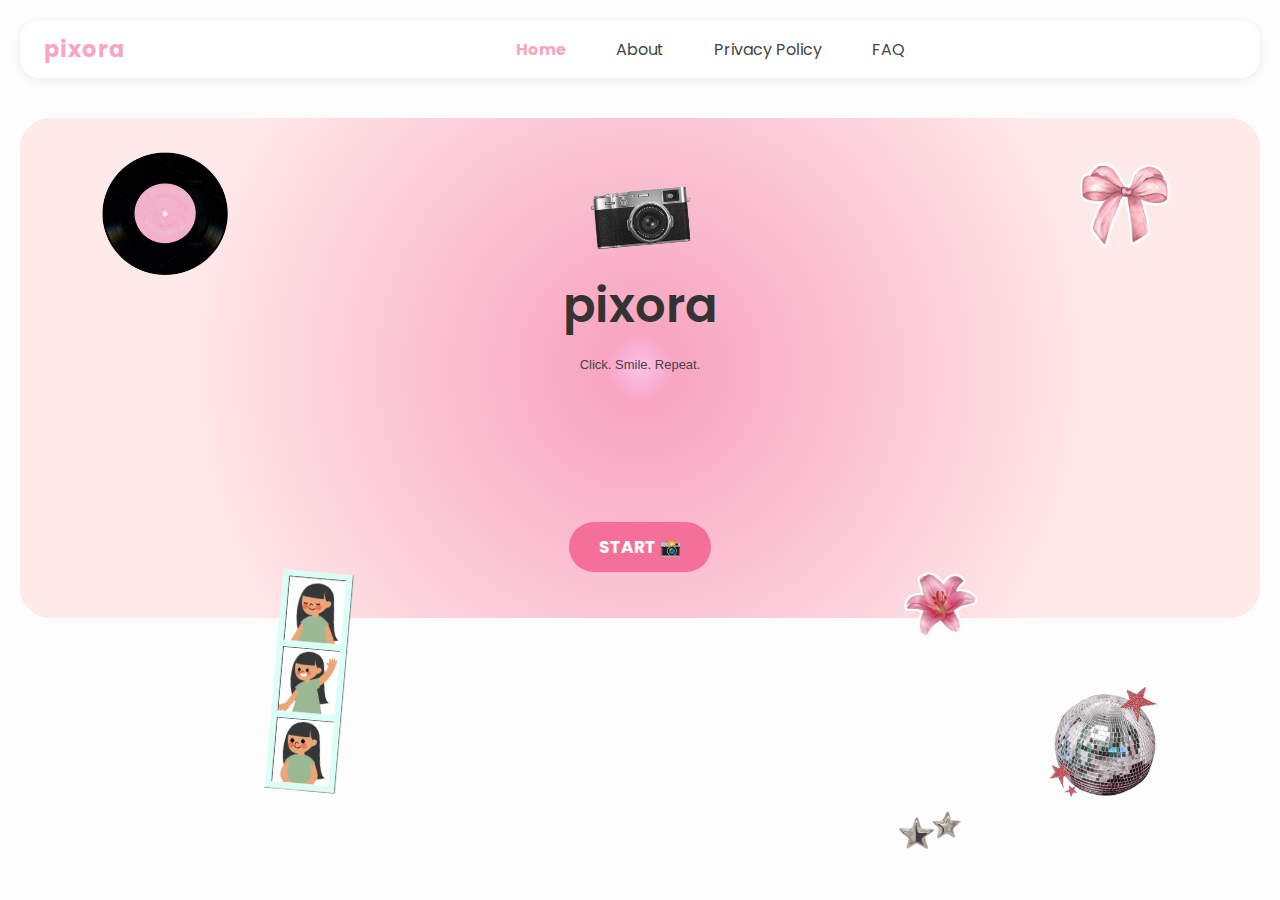
<file: index.html>
<!DOCTYPE html>
<html lang="en">
<head>
  <meta charset="UTF-8">
  <title>Photobooth</title>
  <meta name="viewport" content="width=device-width, initial-scale=1.0">
  <link rel="stylesheet" href="styles.css">
  <link href="https://fonts.googleapis.com/css2?family=Nunito:wght@400;600&family=Poppins:wght@600&family=Sacramento&display=swap" rel="stylesheet">

</head>
<body>
  <!-- Navbar -->
    <nav class="navbar">
        <div class="logo">pixora</div>
        <ul class="nav-links">
        <li><a href="index.html" class="active">Home</a></li>
        <li><a href="about.html">About</a></li>
        <li><a href="privacy.html">Privacy Policy</a></li>
        <li><a href="faq.html">FAQ</a></li>
        </ul>
    </nav>
    
    <section class="hero">
        <div class="hero-content">
      
          <div class="hero-text">
            <h1>pixora</h1>
            <p>Click. Smile. Repeat.</p>
            <button class="start-btn">START 📸</button>
          </div>
        <!-- Floating Stickers -->
        <img src="assets/vinyl.png" class="sticker record" alt="Record">
        <img src="assets/fuji.png" class="sticker fuji" alt="fuji">
        <img src="assets/bow.png" class="sticker bow" alt="Bow">
        <img src="assets/mirroball.png" class="sticker disco" alt="Disco Ball">
        <img src="assets/strip1.png" class="sticker strip" alt="Photo Strip">
        <img src="assets/lily.png" class="sticker flower" alt="Flower">
        <img src="assets/stars.png" class="sticker stars" alt="Stars">
        </div>
      </section>

  <script src="script.js"></script>
</body>
</html>
</file>
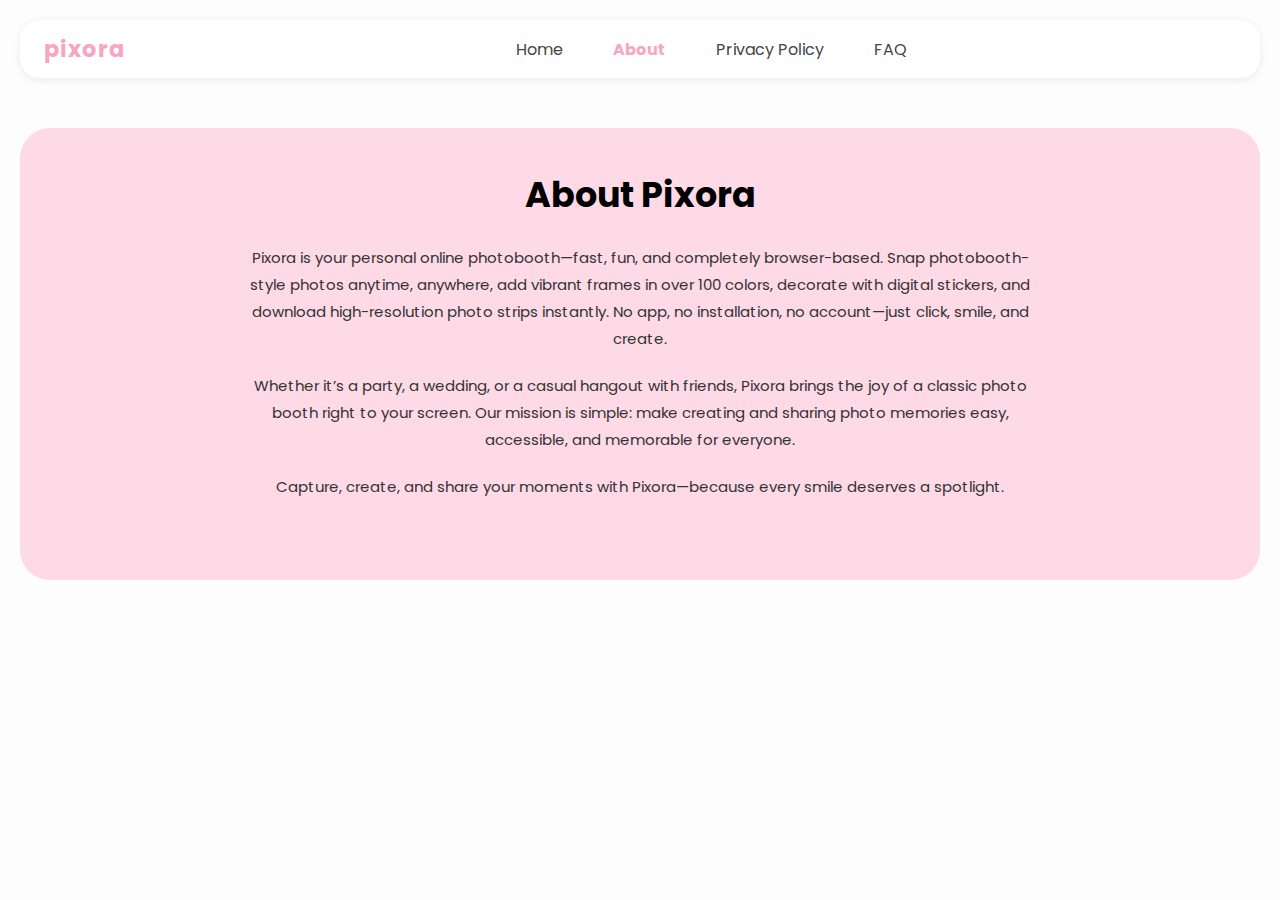
<file: about.html>
<!DOCTYPE html>
<html lang="en">
<head>
  <meta charset="UTF-8">
  <title>About - Pixora</title>
  <meta name="viewport" content="width=device-width, initial-scale=1.0">
  <link rel="stylesheet" href="styles.css">
  <link href="https://fonts.googleapis.com/css2?family=Nunito:wght@400;600&family=Poppins:wght@600&family=Sacramento&display=swap" rel="stylesheet">
</head>
<body>
  <!-- Navbar -->
  <nav class="navbar">
    <div class="logo">pixora</div>
    <ul class="nav-links">
      <li><a href="index.html">Home</a></li>
      <li><a href="about.html" class="active">About</a></li>
      <li><a href="privacy.html">Privacy Policy</a></li>
      <li><a href="faq.html">FAQ</a></li>
    </ul>
  </nav>

  <!-- About Section -->
  <section class="about">
    <div class="about-container">
      <h1>About Pixora</h1>
      <p>
        Pixora is your personal online photobooth—fast, fun, and completely browser-based. Snap photobooth-style photos anytime,
         anywhere, add vibrant frames in over 100 colors, decorate with digital stickers, and download high-resolution photo strips instantly. No app, no installation, no account—just click, smile, and create.
      </p>
      <p>
        Whether it’s a party, a wedding, or a casual hangout with friends, Pixora brings the joy of a classic photo booth right to your screen. 
        Our mission is simple: make creating and sharing photo memories easy, accessible, and memorable for everyone.
      </p>
      <p>
        Capture, create, and share your moments with Pixora—because every smile deserves a spotlight.
      </p>
    </div>
  </section>

</body>
</html>
</file>
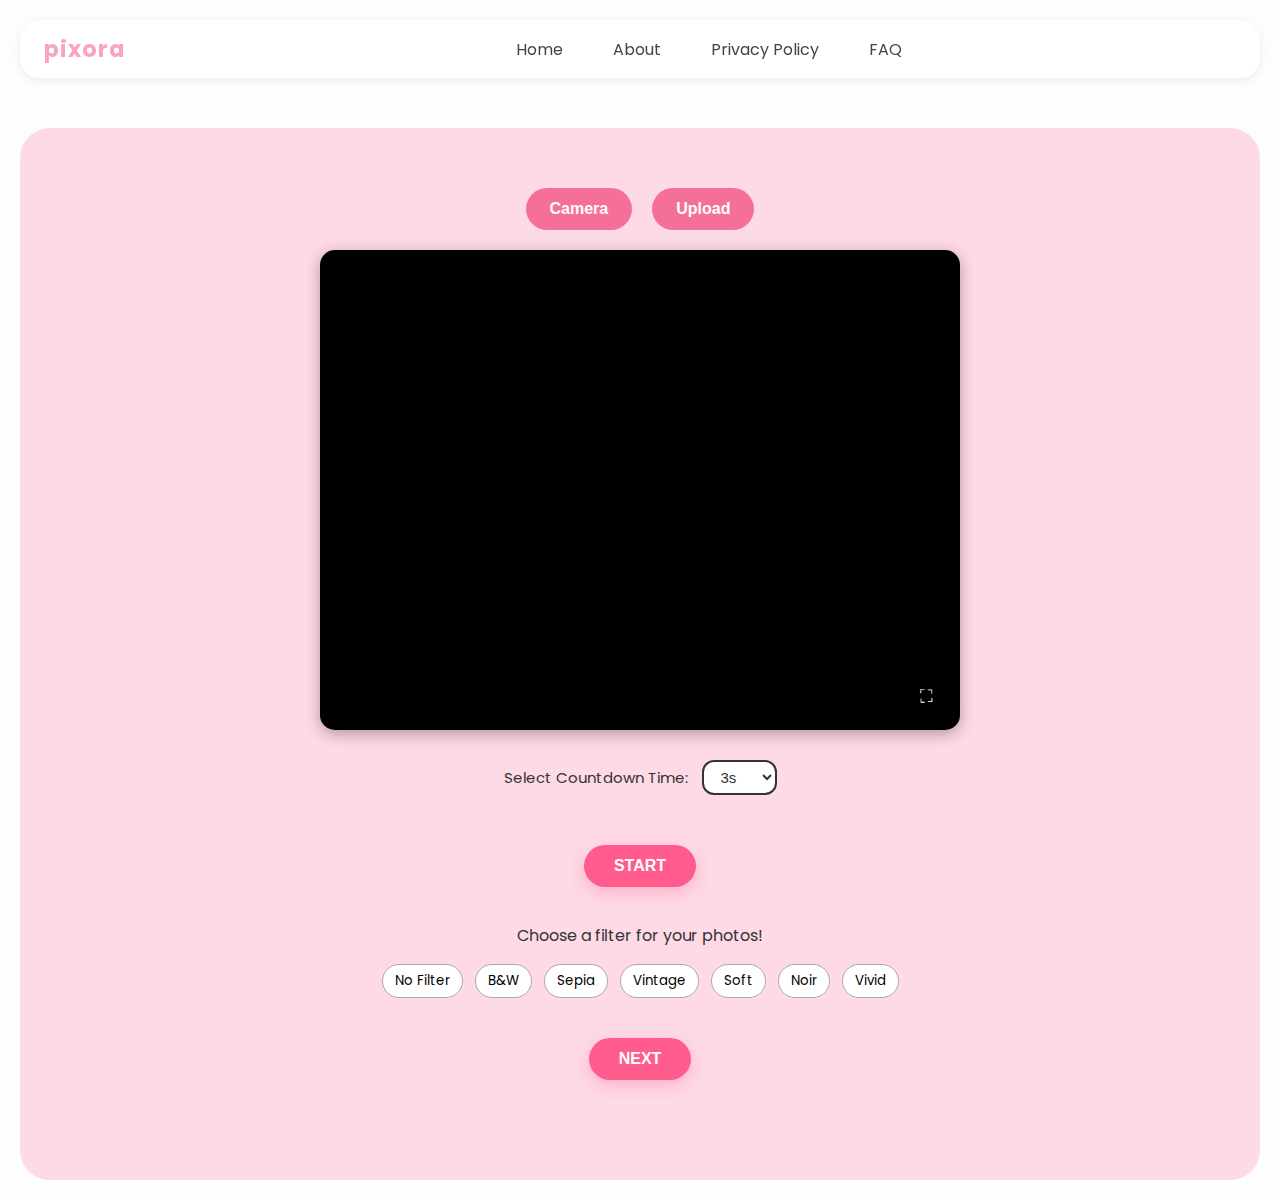
<file: camera.html>
<!DOCTYPE html>
<html lang="en">
<head>
  <meta charset="UTF-8">
  <title>Pixora Camera</title>
  <meta name="viewport" content="width=device-width, initial-scale=1.0">
  <link href="https://fonts.googleapis.com/css2?family=Poppins:wght@500;600&display=swap" rel="stylesheet">
  <link rel="stylesheet" href="styles.css">
</head>
<body>

     <!-- Navbar -->
  <nav class="navbar">
    <div class="logo">pixora</div>
    <ul class="nav-links">
      <li><a href="index.html">Home</a></li>
      <li><a href="about.html">About</a></li>
      <li><a href="privacy.html">Privacy Policy</a></li>
      <li><a href="faq.html">FAQ</a></li>
    </ul>
  </nav>

  <div class="camera-page">
  <!--Camera or Upload-->
  <div class="option">
    <div class="camera">
        <button class="option-btn" id="cameraBtn">Camera</button>
    </div>
    <div class="upload">
        <button class="option-btn" id="uploadBtn">Upload</button>
    </div>
  </div>


  <!-- Camera Container -->
  <div class="camera-container">
    <video id="camera" autoplay playsinline></video>
    <canvas id="canvas" style="display:none;"></canvas>
    <button id="fullscreenBtn">⛶</button>
  </div>

  <div class="controls">
    <label for="timerSelect">Select Countdown Time:</label>
    <select id="timerSelect">
      <option value="3">3s</option>
      <option value="5">5s</option>
      <option value="10">10s</option>
    </select>
  </div>

  <div id="countdownDisplay"></div>

  <!-- Start Button -->
  <button id="startBtn">START</button>

  <!-- Filters -->
  <div class="filters">
    <p>Choose a filter for your photos!</p>
    <div class="filter-options">
      <button class="filter-btn" data-filter="none">No Filter</button>
      <button class="filter-btn" data-filter="grayscale(1)">B&amp;W</button>
      <button class="filter-btn" data-filter="sepia(1)">Sepia</button>
      <button class="filter-btn" data-filter="contrast(1.2) saturate(1.3)">Vintage</button>
      <button class="filter-btn" data-filter="brightness(1.2) saturate(1.1)">Soft</button>
      <button class="filter-btn" data-filter="contrast(1.5) brightness(0.9)">Noir</button>
      <button class="filter-btn" data-filter="saturate(2)">Vivid</button>
    </div>
  </div>

  <!-- Preview -->
  <div class="preview" id="preview"></div>

  <div>
    <button class="next-btn">NEXT</button>
  </div>
</div>
<script src="camera.js"></script>
</body>
</html>
</file>
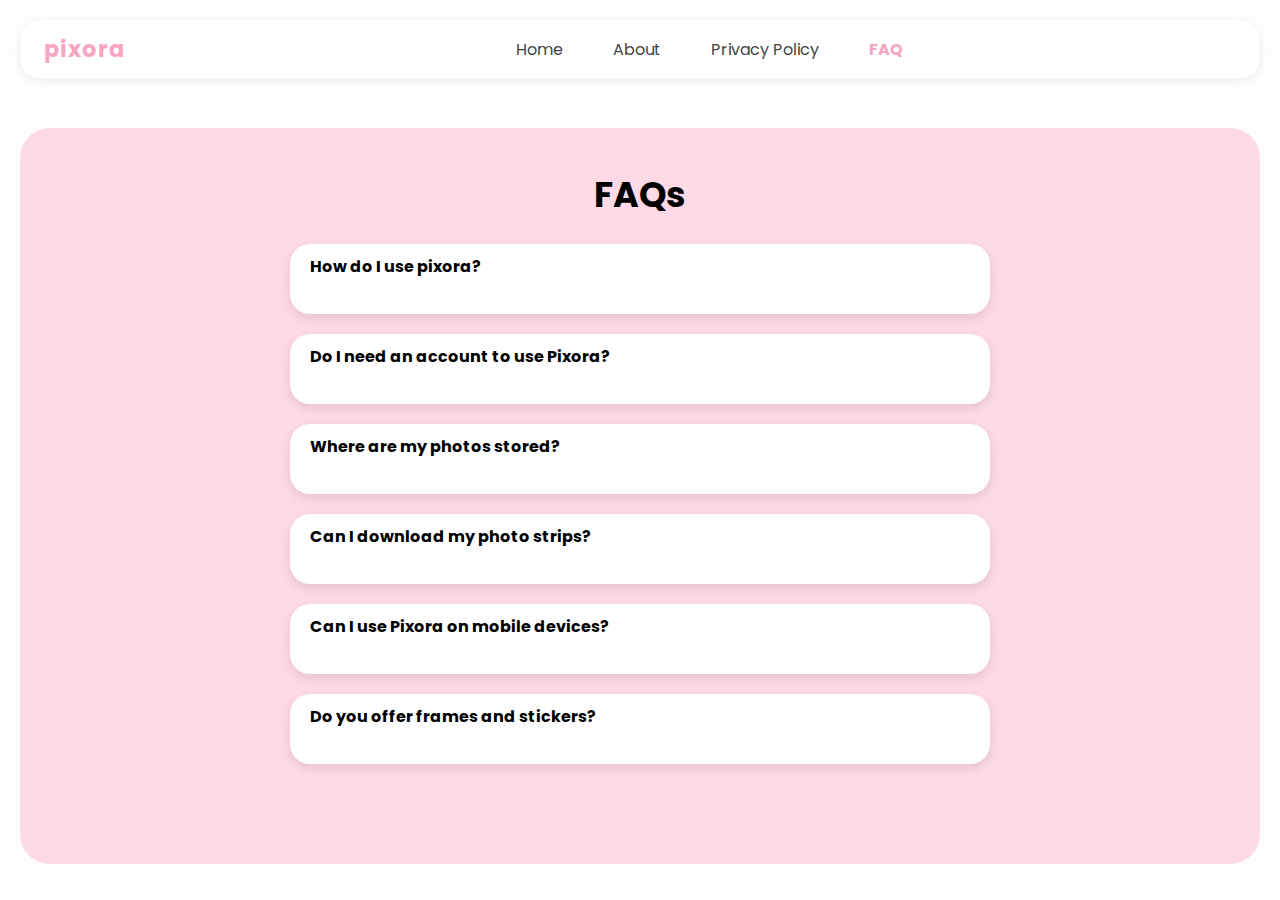
<file: faq.html>
<!DOCTYPE html>
<html lang="en">
<head>
  <meta charset="UTF-8">
  <title>FAQ - Pixora</title>
  <meta name="viewport" content="width=device-width, initial-scale=1.0">
  <link rel="stylesheet" href="styles.css">
  <link href="https://fonts.googleapis.com/css2?family=Nunito:wght@400;600&family=Poppins:wght@600&family=Sacramento&display=swap" rel="stylesheet">
</head>
<body>
  <!-- Navbar -->
  <nav class="navbar">
    <div class="logo">pixora</div>
    <ul class="nav-links">
      <li><a href="index.html">Home</a></li>
      <li><a href="about.html">About</a></li>
      <li><a href="privacy.html">Privacy Policy</a></li>
      <li><a href="faq.html" class="active">FAQ</a></li>
    </ul>
  </nav>

  <!-- FAQ Section -->
  <section class="faq">
    <div class="faq-container">
      <h1>FAQs</h1>

      <div class="faq-item">
        <h3>How do I use pixora?</h3>
        <p>1. Visit Pixora – Open our website on any device; no sign-up needed.<br>

            2. Give camera permission – Your photos stay private on your device.<br>
            
            3. Strike a pose – Snap one, two, or four shots for a classic photobooth strip.<br>
            
            4. Get creative – Add frames, stickers, and fun colors to make it yours.<br>
            
           5. Download instantly – Save your high-resolution photo strip with one click.<br>
            
            6. Share the fun – Send it to friends, post online, or keep it as a memory.</p>
      </div>

      <div class="faq-item">
        <h3>Do I need an account to use Pixora?</h3>
        <p>No! Pixora works entirely in your browser. No signup, no installation, just instant photobooth fun.</p>
      </div>

      <div class="faq-item">
        <h3>Where are my photos stored?</h3>
        <p>All photos stay on your device. Pixora does not upload, store, or share your images.</p>
      </div>

      <div class="faq-item">
        <h3>Can I download my photo strips?</h3>
        <p>Yes! Once you take your photos, you can download high-resolution photo strips directly to your device.</p>
      </div>

      <div class="faq-item">
        <h3>Can I use Pixora on mobile devices?</h3>
        <p>Absolutely! Pixora works on smartphones, tablets, and desktops—any device with a modern browser.</p>
      </div>

      <div class="faq-item">
        <h3>Do you offer frames and stickers?</h3>
        <p>Yes! Choose from over 100 colorful frames and digital stickers to customize your photo strips.</p>
      </div>

    </div>
  </section>
  <script src="script.js"></script>
</body>
</html>
</file>
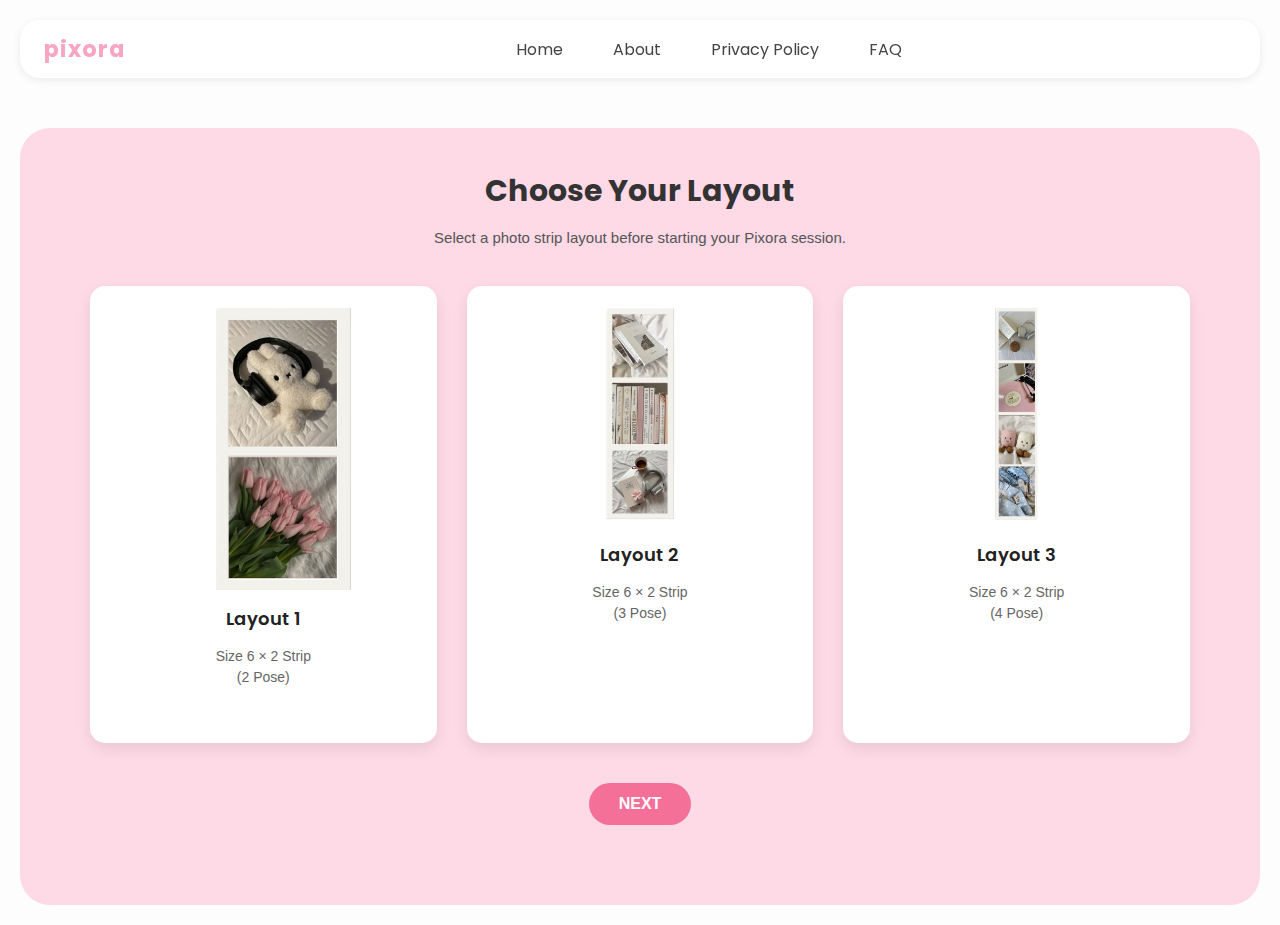
<file: layout.html>
<!DOCTYPE html>
<html lang="en">
<head>
  <meta charset="UTF-8">
  <title>Choose Layout - Pixora</title>
  <meta name="viewport" content="width=device-width, initial-scale=1.0">
  <link rel="stylesheet" href="layoutstyle.css">
  <link rel="stylesheet" href="styles.css">
  <link href="https://fonts.googleapis.com/css2?family=Nunito:wght@400;600&family=Poppins:wght@600&family=Sacramento&display=swap" rel="stylesheet">
</head>
<body>
  <!-- Navbar -->
  <nav class="navbar">
    <div class="logo">pixora</div>
    <ul class="nav-links">
      <li><a href="index.html">Home</a></li>
      <li><a href="about.html">About</a></li>
      <li><a href="privacy.html">Privacy Policy</a></li>
      <li><a href="faq.html">FAQ</a></li>
    </ul>
  </nav>

  <!-- Choose Layout Section -->
  <section class="choose-layout">
    <div class="layout-container">
      <h1>Choose Your Layout</h1>
      <p>Select a photo strip layout before starting your Pixora session.</p>

      <div class="layouts">

        <div class="layout-card" data-poses="2">
          <div class="layout-option">
            <img src="assets/layout1.png" alt="Layout 1">
          </div>
          <h3>Layout 1</h3>
          <p>Size 6 × 2 Strip<br>(2 Pose)</p>
        </div>

        <div class="layout-card" data-poses="3">
            <div class="layout-option">
              <img src="assets/layout2.png" alt="Layout 2">
            </div>
            <h3>Layout 2</h3>
            <p>Size 6 × 2 Strip<br>(3 Pose)</p>
        </div>

        <div class="layout-card" data-poses="4">
            <div class="layout-option">
              <img src="assets/layout3.png" alt="Layout 3">
            </div>
            <h3>Layout 3</h3>
            <p>Size 6 × 2 Strip<br>(4 Pose)</p>
        </div>

      </div>
      <button id="nextBtn">NEXT</button>
    </div>
  </section>
  <script src="script.js"></script>

</body>
</html>
</file>
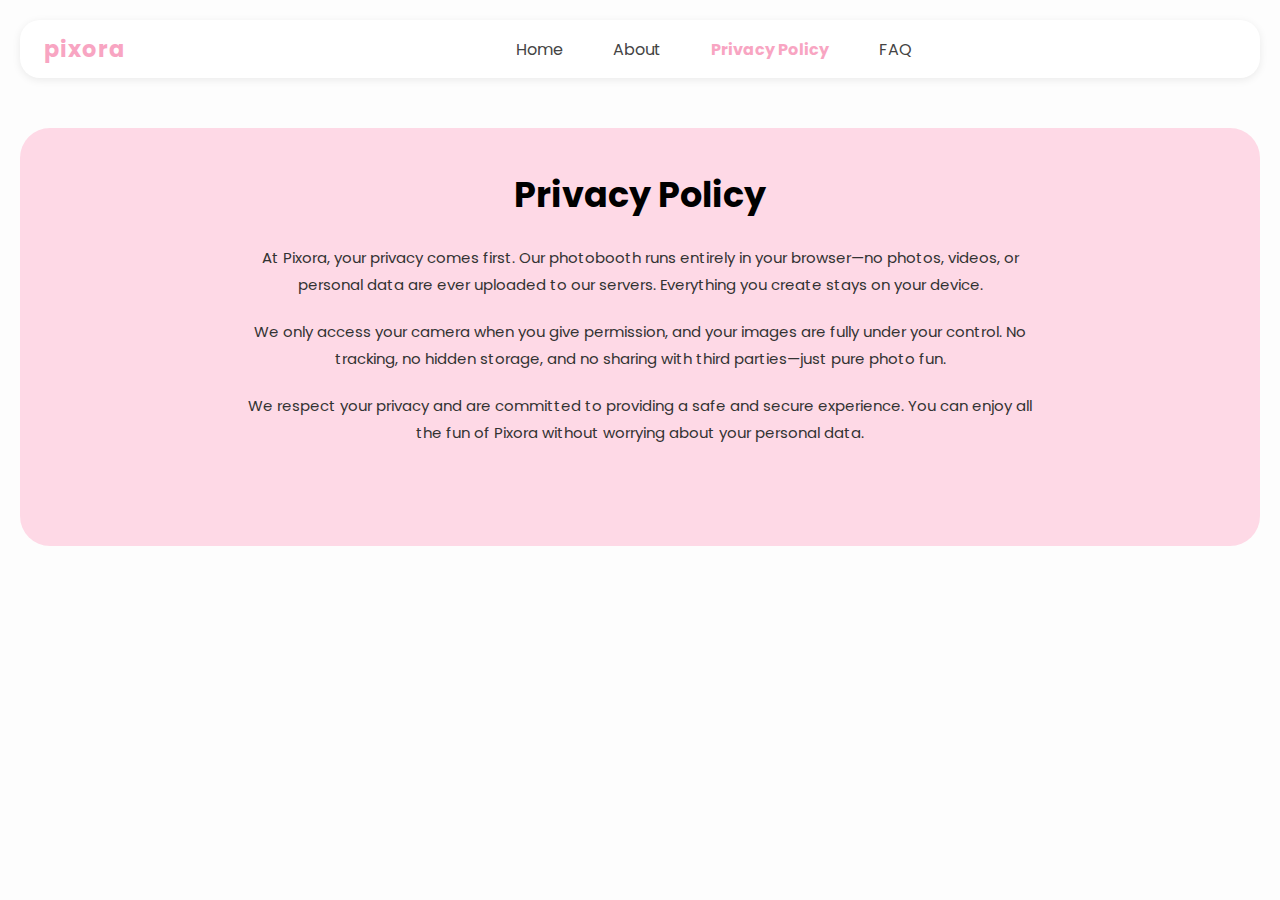
<file: privacy.html>
<!DOCTYPE html>
<html lang="en">
<head>
  <meta charset="UTF-8">
  <title>Privacy Policy - Pixora</title>
  <meta name="viewport" content="width=device-width, initial-scale=1.0">
  <link rel="stylesheet" href="styles.css">
  <link href="https://fonts.googleapis.com/css2?family=Nunito:wght@400;600&family=Poppins:wght@600&family=Sacramento&display=swap" rel="stylesheet">
</head>
<body>
  <!-- Navbar -->
  <nav class="navbar">
    <div class="logo">pixora</div>
    <ul class="nav-links">
      <li><a href="index.html">Home</a></li>
      <li><a href="about.html">About</a></li>
      <li><a href="privacy.html" class="active">Privacy Policy</a></li>
      <li><a href="faq.html">FAQ</a></li>
    </ul>
  </nav>

  <!-- Privacy Policy Section -->
  <section class="privacy">
    <div class="privacy-container">
      <h1>Privacy Policy</h1>
      <p>
        At Pixora, your privacy comes first. Our photobooth runs entirely in
         your browser—no photos, videos, or personal data are ever uploaded to our servers. Everything you create stays on your device.
      </p>
      <p>We only access your camera when you give permission,
         and your images are fully under your control. No tracking, no hidden storage, and no sharing
          with third parties—just pure photo fun.</p>
      <p>We respect your privacy and are committed to providing a safe and secure experience. You can enjoy all the fun of Pixora without worrying about your personal data.</p>
    </div>
  </section>

</body>
</html>
</file>
<file: styles.css>
/* General Styles */
body {
    font-family: 'Segoe UI', Tahoma, Geneva, Verdana, sans-serif;
    background: #fdfdfd;
    color: #333;
    text-align: center;
    margin: 0;
    padding: 20px;
  }
  
 /* Navbar */
.navbar {
    display: flex;
    justify-content: space-between;
    align-items: center;
    background: #fff;
    padding: 12px 24px;
    box-shadow: 0 2px 8px rgba(0,0,0,0.08);
    position: sticky;
    top: 0;
    z-index: 1000;
    border-radius: 20px;
  }
  
  .logo {
    font-size: 1.4rem;
    font-weight: bold;
    color: #f8a5c2; /* pink brand color */
    letter-spacing: 1px;
    font-family: 'Poppins', sans-serif;
  }
  
  .nav-links {
    list-style: none;
    display: flex;
    gap: 50px;
    margin: 0;
    padding: 0;
    font-family: 'Poppins', sans-serif;
    position: absolute;
    left: 40%;

  }
  
  .nav-links li a {
    text-decoration: none;
    color: #444;
    font-size: 1rem;
    transition: color 0.3s;
  }
  
  .nav-links li a:hover {
    color: #f8a5c2; /* pink brand color */
    ;
  }
  
  .hero {
    background: radial-gradient(circle, #fbc2eb 0%, #f8a5c2 5%, #ffeaea 70%);
    padding: 60px 20px;
    border-radius: 30px;
    text-align: center;
    margin: 40px auto;
    max-width: 1200px;
    height: 380px;
  }
  
  .hero-content {
    display: flex;
    align-items: center;
    justify-content: center;
    gap: 50px;
    padding-top: 60px;
  }
  
  
  .hero-text {
    max-width: 500px;
  }
  
  .hero-text h1 {
    font-size: 3rem;
    font-family: 'Poppins', sans-serif;
    font-weight: 600;
    margin-bottom: 15px;
  }
  
  .hero-text p {
    font-size: 13px;
    color: #444;
    margin-bottom: 20px;
    font-family: 'Lucida Sans', 'Lucida Sans Regular', 'Lucida Grande', 'Lucida Sans Unicode', Geneva, Verdana, sans-serif;
  }
  
  .start-btn {
    background: #f57098;;
    border: none;
    padding: 12px 30px;
    border-radius: 30px;
    font-size: 17px;
    font-weight: bold;
    font-family: 'Poppins', sans-serif;
    color: white;
    cursor: pointer;
    transition: background 0.3s;
    margin-top: 130px;
  }
  
  .start-btn:hover {
    background: #f8a5c2;
  }
  



/* Stickers */
.sticker {
  position: absolute;
  width: 120px;
  transition: transform 0.3s ease;
  z-index: 1;
}

.sticker:hover {
  transform: scale(1.1) rotate(5deg);
}

/* Sticker Positions */
.record { top: 150px; left: 100px; width: 130px; }
.fuji { top: 150px; left: 45%; transform: translateX(-50%); width: 130px; }
.bow { top: 150px; right: 100px; width: 110px; }
.disco { bottom: 80px; right: 100px; width: 150px; }
.strip { bottom: 100px; left: 250px; width: 130px;}
.flower { bottom: 250px; left: 70%; width: 90px; }
.stars { bottom: 20px; right: 300px; width: 100px; }
.strip{ transform: scale(1.1) rotate(5deg);}
.strip:hover{ transform: scale(1.1) rotate(15deg);}
.fuji{ transform: scale(1.1) rotate(-5deg);}

  /* About Page Styles */
.about {
    padding: 40px 20px 80px 20px;
    background: #fed9e6; /* light, warm background to differentiate */
    display: flex;
    justify-content: center;
    align-items: flex-start;
    font-family: 'Poppins', sans-serif;
    margin-top: 50px;
    border-radius: 30px;
  }
  
  .about-container {
    max-width: 800px;
    text-align: center;
  }
  
  .about-container h1 {
    font-family: 'Poppins', sans-serif;
    font-size: 35px;
    color: black;
    margin-top: 0; 
  }
  
  .about-container p {
    font-size: 15px;
    line-height: 1.8;
    margin-bottom: 20px;
    color: #333;
  }
  
  .about-container p:last-child {
    margin-bottom: 0;
  }
  
  /* Optional: style navbar active link */
  .nav-links a.active {
    color: #f8a5c2;
    font-weight: 700;
  }
  
  /* Privacy Page Styles */
.privacy {
    padding: 40px 20px 80px 20px;
    background: #fed9e6; /* light, warm background to differentiate */
    display: flex;
    justify-content: center;
    align-items: flex-start;
    font-family: 'Poppins', sans-serif;
    margin-top: 50px;
    border-radius: 30px;
  }
  
  .privacy-container {
    max-width: 800px;
    text-align: center;
  }
  
  .privacy-container h1 {
    font-family: 'Poppins', sans-serif;
    font-size: 35px;
    color: black;
    margin-top: 0; 
  }
  
  .privacy-container p {
    font-size: 15px;
    line-height: 1.8;
    margin-bottom: 20px;
    color: #333;
  }
  
  .nav-links a.active {
    color: #f8a5c2;
    font-weight: 700;
  }
  
  /* FAQ Page Styles */
.faq {
    padding: 40px 20px 80px 20px;
    background: #fed9e6; /* light, warm background to differentiate */
    display: flex;
    justify-content: center;
    align-items: flex-start;
    font-family: 'Poppins', sans-serif;
    margin-top: 50px;
    border-radius: 30px;
  }
  
  .faq-container {
    max-width: 700px;
    text-align: left;
  }
  
  .faq-container h1 {
    text-align: center;
    font-family: 'Poppins', sans-serif;
    font-size: 35px;
    color: black;
    margin-top: 0px;
  }
  
  .faq-item {
    margin-bottom: 20px;
  background: white;
  padding: 10px 20px;
  border-radius: 20px;
  box-shadow: 0 4px 12px rgba(0,0,0,0.1);
  cursor: pointer;
  transition: all 0.3s ease;
  }
  
  .faq-item h3 {
    font-size: 16px;
  color: black;
  margin: 0;
  display: flex;
  justify-content: space-between;
  align-items: center;
  }
  
  .faq-item p {
    font-size: 15px;
    line-height: 1.7;
    color: #333;
    margin-top: 10px;
    max-height: 0;
    overflow: hidden;
    transition: max-height 0.4s ease, opacity 0.3s ease;
    opacity: 0;
  }
  .faq-item.active p {
    max-height: 500px; /* adjust for longer answers */
    opacity: 1;
  }


  /* Camera page */
  .camera-page{
    padding: 40px 20px 80px 20px;
    background: #fed9e6; /* light, warm background to differentiate */
    font-family: 'Poppins', sans-serif;
    margin-top: 50px;
    border-radius: 30px;
  }

  .option{
    display: flex;
    justify-content: center; 
    align-items: center;
    gap: 20px; 
    margin: 20px 0;
  }

  .option-btn {
    padding: 12px 24px;
    font-size: 16px;
    border: none;
    border-radius: 25px;
    cursor: pointer;
    background: #f57098;
    color: white;
    font-weight: 600;
    transition: 0.3s;
  }

  .option-btn:hover {
    background: #f8a5c2;
  }

  .option-btn.active {
    background: #ff5c8d; /* highlight color */
    color: white;
  }
  
  
  #timerSelect {
    padding: 6px 12px;
    border-radius: 6px;
    border: 1px solid #ddd;
  }
  
  .camera-container {
    position: relative;        /* so fullscreen button stays inside */
  width: 640px;
  height: 480px;
  background: black;
  border-radius: 15px;
  overflow: hidden;
  margin: auto;              /* center horizontally */
  display: flex;
  justify-content: center;
  align-items: center;
  box-shadow: 0 4px 15px rgba(0,0,0,0.3);
  }
  
  
  #camera {
    width: 100%;
    height: 100%;
    object-fit: cover;          /* make video fill nicely */
    border-radius: 15px;
  }
  
  #fullscreenBtn {
    position: absolute;
    bottom: 15px;
    right: 15px;
    background: rgba(0,0,0,0.6);
    border: none;
    color: white;
    font-size: 18px;
    padding: 8px 12px;
    border-radius: 8px;
    cursor: pointer;
    transition: 0.3s;
  }
  
  #fullscreenBtn:hover {
    background: rgba(0,0,0,0.9);
  }

  #countdownDisplay {
    font-size: 80px;
    font-weight: 700;
    color: #ff4081;
    text-align: center;
    margin: 20px 0;
    font-family: 'Poppins', sans-serif;
    display: none;
  }  

  .controls {
    margin: 30px auto;
    text-align: center;
    font-family: 'Poppins', sans-serif;
  }
  
  .controls label {
    font-size: 15px;
    color: #333;
    margin-right: 10px;
  }
  
  #timerSelect {
    padding: 6px 13px;
    border-radius: 12px;
    border: 2px solid;
    font-size: 15px;
    color: #333;
    background-color: #fff;
    cursor: pointer;
    transition: all 0.3s ease;
    outline: none;
  }
  

  
  #startBtn {
    background: #ff5c8d;
    color: white;
    border: none;
    border-radius: 25px;
    padding: 12px 30px;
    font-size: 16px;
    font-weight: 600;
    cursor: pointer;
    margin-top: 20px;
    margin-bottom: 20px;
    box-shadow: 0 6px 15px rgba(255, 92, 141, 0.3);
  }
  #startBtn:hover {
    background: #e94c7c;
  }
  
  .filters {
    text-align: center;
  }
  .filter-options {
    display: flex;
    gap: 12px;
    justify-content: center;
    margin-top: 8px;
  }
  .filter-btn {
    padding: 6px 12px;
    border: 1px solid #aaa;
    border-radius: 30px;
    background: white;
    cursor: pointer;
    font-family: 'Poppins';
  }
  .filter-btn:hover {
    background: #ff5c8d;
    color: white;
  }
  
  .preview {
    margin-top: 20px;
    display: flex;
    gap: 10px;
    flex-wrap: wrap;
    justify-content: center;
  }
  .preview img {
    width: 150px;
    border-radius: 10px;
    box-shadow: 0 4px 10px rgba(0,0,0,0.2);
  }
  
  .next-btn{
    background: #ff5c8d;
    color: white;
    border: none;
    border-radius: 25px;
    padding: 12px 30px;
    font-size: 16px;
    font-weight: 600;
    cursor: pointer;
    margin-top: 20px;
    margin-bottom: 20px;
    box-shadow: 0 6px 15px rgba(255, 92, 141, 0.3);
  }

  .next-btn:hover {
    background: #e94c7c;
  }
  /* Mobile Navbar */
  @media (max-width: 600px) {
    .nav-links {
      gap: 12px;
    }
    .logo {
      font-size: 1.2rem;
    }
  }
  
  /* ================= Responsive Adjustments ================= */
@media (max-width: 1024px) {
  .hero-text h1 {
    font-size: 2rem;
  }
  .hero-text p {
    font-size: 13px;
  }
  .camera-container {
    max-width: 90%;
  }
  .record { top: 120px; left: 60px; width: 100px; }
  .fuji { top: 120px; left: 50%; transform: translateX(-50%); width: 100px; }
  .bow { top: 120px; right: 60px; width: 90px; }
  .disco { bottom: 60px; right: 80px; width: 120px; }
  .strip { bottom: 80px; left: 200px; width: 100px; }
  .flower { bottom: 200px; left: 65%; width: 70px; }
  .stars { bottom: 10px; right: 250px; width: 80px; }
}

@media (max-width: 768px) {
  .hero-text h1 {
    font-size: 1.7rem;
  }
  .hero-text p {
    font-size: 12px;
  }
  .option-btn {
    font-size: 13px;
    padding: 8px 15px;
  }
  #startBtn,
  .next-btn {
    font-size: 13px;
    padding: 8px 20px;
  }
  .record { top: 100px; left: 40px; width: 90px; }
  .fuji { top: 100px; left: 50%; transform: translateX(-50%); width: 90px; }
  .bow { top: 100px; right: 40px; width: 80px; }
  .disco { bottom: 50px; right: 60px; width: 100px; }
  .strip { bottom: 60px; left: 150px; width: 90px; }
  .flower { bottom: 180px; left: 60%; width: 60px; }
  .stars { bottom: 5px; right: 200px; width: 70px; }
}

@media (max-width: 480px) {
  .hero-text h1 {
    font-size: 1.5rem;
  }
  .hero-text p {
    font-size: 11px;
  }
  .camera-container {
    width: 100%;
  }
  #countdownDisplay {
    font-size: 50px;
  }
  .preview img {
    width: 90px;
  }
  .filter-btn {
    font-size: 12px;
    padding: 4px 8px;
  }
  .record { top: 80px; left: 20px; width: 60px; }
  .fuji { top: 80px; left: 50%; transform: translateX(-50%); width: 60px; }
  .bow { top: 80px; right: 20px; width: 50px; }
  .disco { bottom: 40px; right: 40px; width: 80px; }
  .strip { bottom: 40px; left: 80px; width: 60px; }
  .flower { bottom: 140px; left: 55%; width: 50px; }
  .stars { bottom: 0px; right: 150px; width: 50px; }
}
</file>
<file: layoutstyle.css>
/* Layout Section */
  .choose-layout {
    padding: 40px 20px 80px 20px;
    background: #fed9e6; /* light, warm background to differentiate */
    display: flex;
    justify-content: center;
    align-items: flex-start;
    font-family: 'Poppins', sans-serif;
    margin-top: 50px;
    border-radius: 30px;
  }
  
  .choose-layout h1 {
    font-size: 30px;
    font-weight: 700;
    margin-bottom: 10px;
    margin-top: 0px;
  }
  
  .choose-layout p {
    font-size: 15px;
    font-family: 'Segoe UI', Tahoma, Geneva, Verdana, sans-serif;
    color: #555;
    margin-bottom: 40px;
  }
  
  /* Layout Container */
  .layouts {
    display: grid;
    grid-template-columns: repeat(auto-fit, minmax(220px, 1fr));
    gap: 30px;
    max-width: 1100px;
    margin: 0 auto;
  }
  
  /* Layout Card */
  .layout-card {
    background: #fff;
    border-radius: 15px;
    padding: 15px;
    box-shadow: 0 6px 15px rgba(0,0,0,0.08);
    transition: transform 0.3s ease, box-shadow 0.3s ease;
    cursor: pointer;
  }
  
  .layout-card:hover {
    transform: translateY(-8px);
    box-shadow: 0 12px 25px rgba(0,0,0,0.12);
  }
  
  .layout-option img {
    width: 100%;
    border-radius: 10px;
    display: block;
  }
  
  .layout-card h3 {
    margin: 15px 0 8px;
    font-size: 18px;
    font-weight: 600;
    color: #222;
  }
  
  .layout-card p {
    font-size: 14px;
    color: #666;
    line-height: 1.5;
  }
  
  .layout-card.selected {
    border: 3px solid #ff5c8d;
    box-shadow: 0 0 20px rgba(255, 92, 141, 0.4);
  }

  #nextBtn {
    margin-top: 40px;
    padding: 12px 30px;
    font-size: 16px;
    font-weight: 600;
    border: none;
    border-radius: 30px;
    background: #f57098;
    color: white;
    transition: all 0.3s ease;
  }
  
  #nextBtn.active {
    background: #ff5c8d;
    color: white;
    cursor: pointer;
    box-shadow: 0 6px 15px rgba(255, 92, 141, 0.4);
  }
  
  #nextBtn.active:hover {
    background: #f8a5c2;
  }

  /* ================= Responsive Adjustments ================= */
@media (max-width: 1024px) {
  .choose-layout h1 {
    font-size: 1.8rem;
  }
  .choose-layout p {
    font-size: 13px;
  }
}

@media (max-width: 768px) {
  .choose-layout h1 {
    font-size: 1.6rem;
  }
  .choose-layout p {
    font-size: 12px;
  }
  .layout-card h3 {
    font-size: 1rem;
  }
  .layout-card p {
    font-size: 12px;
  }
  #nextBtn {
    font-size: 14px;
    padding: 10px 20px;
  }
}

@media (max-width: 480px) {
  .choose-layout h1 {
    font-size: 1.4rem;
  }
  .choose-layout p {
    font-size: 11px;
  }
  .layout-card h3 {
    font-size: 0.95rem;
  }
  .layout-card p {
    font-size: 11px;
  }
  .layouts {
    gap: 15px;
  }
  #nextBtn {
    font-size: 13px;
    padding: 8px 18px;
  }
}
</file>
